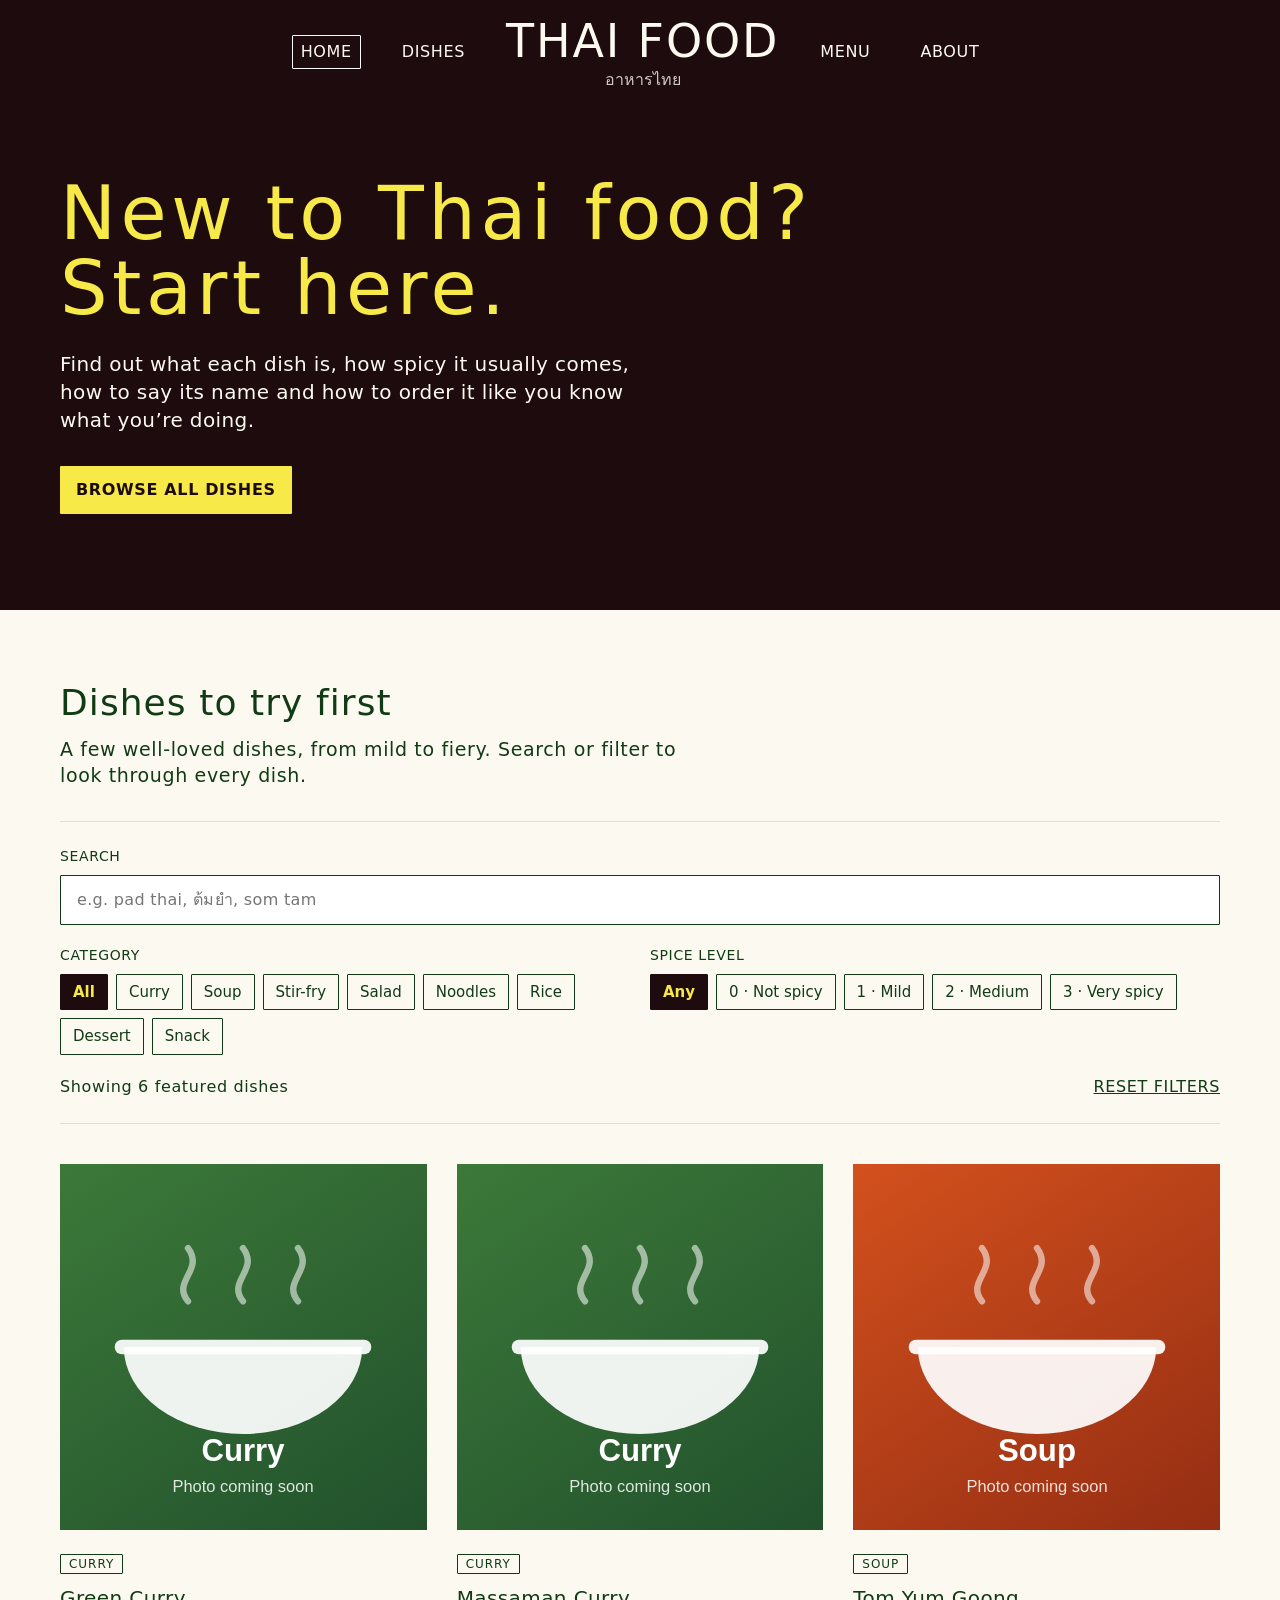
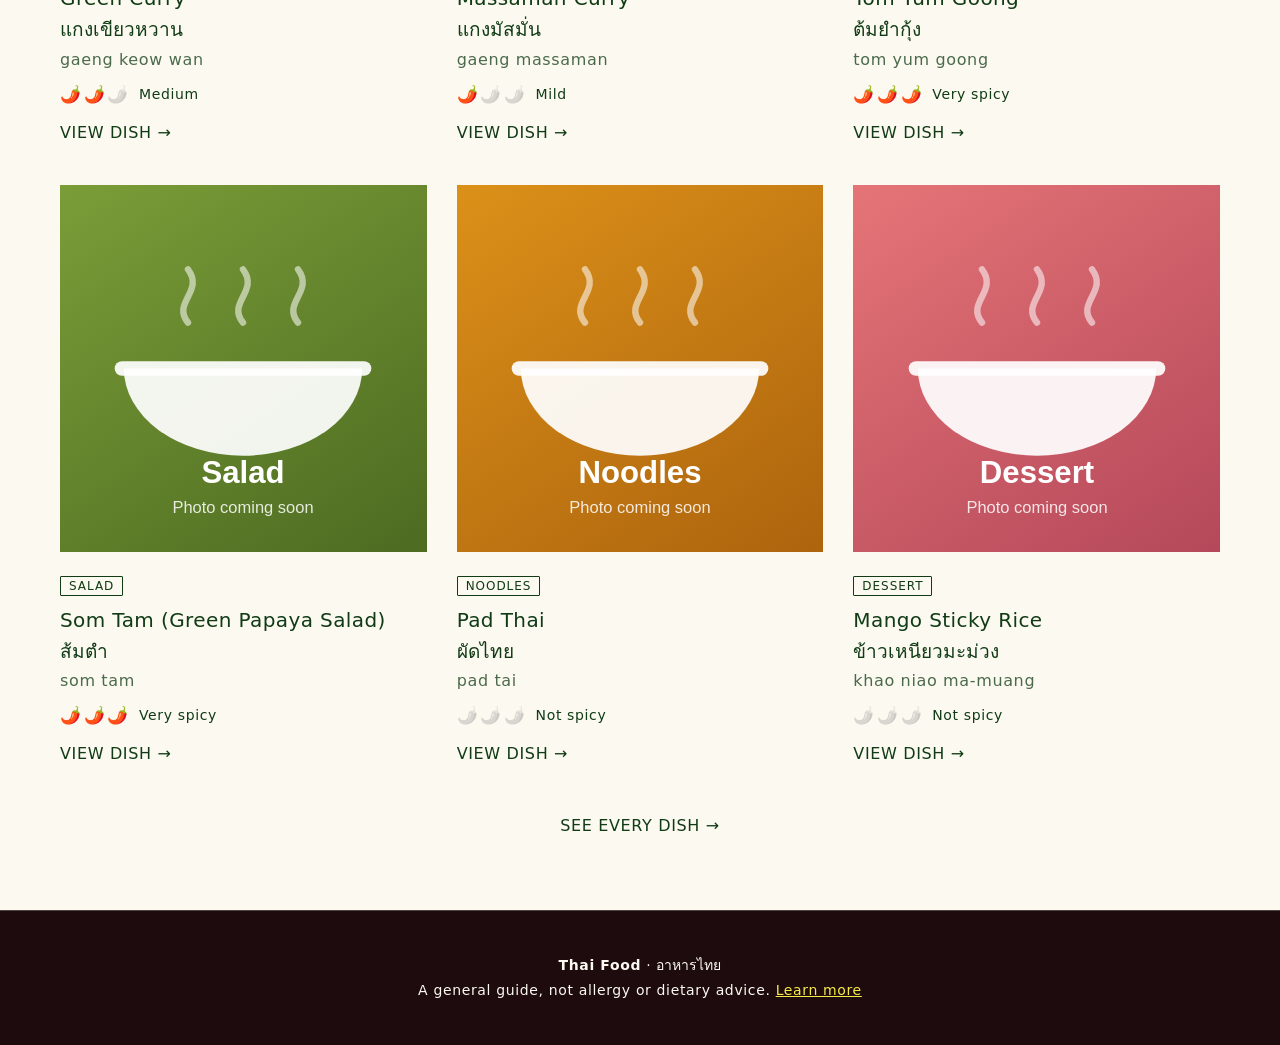
<file: index.html>
<!DOCTYPE html>
<html lang="en">
<head>
  <meta charset="utf-8">
  <meta name="viewport" content="width=device-width, initial-scale=1">
  <title>Thai Food · A guide for curious eaters</title>
  <meta name="description" content="A friendly guide to Thai dishes: what they taste like, how spicy they are, and how to order them.">
  <link rel="stylesheet" href="style.css">
</head>
<body>
  <a class="skip-link" href="#main">Skip to content</a>
  <header class="site-header">
    <div class="container">
      <a class="brand" href="index.html">Thai Food <small lang="th">อาหารไทย</small></a>
      <nav class="site-nav" aria-label="Main">
        <a href="index.html" aria-current="page">Home</a>
        <a href="dishes.html">Dishes</a>
        <a href="menu.html">Menu</a>
        <a href="about.html">About</a>
      </nav>
    </div>
  </header>

  <main id="main">
    <section class="band dark hero">
      <div class="container">
        <h1>New to Thai food?<br>Start here.</h1>
        <p>Find out what each dish is, how spicy it usually comes, how to say its name and how to order it like you know what you’re doing.</p>
        <a class="button" href="dishes.html">Browse all dishes</a>
      </div>
    </section>

    <section class="band cream section">
      <div class="container">
        <h2>Dishes to try first</h2>
        <p class="lead">A few well-loved dishes, from mild to fiery. Search or filter to look through every dish.</p>

        <div class="filters">
          <div class="field-wide">
            <label for="search">Search</label>
            <input type="search" id="search" placeholder="e.g. pad thai, ต้มยำ, som tam" autocomplete="off">
          </div>
          <div>
            <span class="filter-title" id="category-title">Category</span>
            <div class="chips" id="category-filter" role="group" aria-labelledby="category-title"></div>
          </div>
          <div>
            <span class="filter-title" id="spice-title">Spice level</span>
            <div class="chips" id="spice-filter" role="group" aria-labelledby="spice-title"></div>
          </div>
          <div class="filter-foot">
            <span id="result-count" aria-live="polite"></span>
            <button type="button" class="link-button" id="reset-filters">Reset filters</button>
          </div>
        </div>

        <div class="grid" id="dish-grid" data-default="featured"></div>
        <div class="empty" id="no-results" hidden>
          <p><strong>No dishes match your search.</strong></p>
          <p>Try a different word, or <button type="button" class="link-button" onclick="document.getElementById('reset-filters').click()">reset the filters</button>.</p>
        </div>
        <p class="center"><a class="ghost-link" href="dishes.html">See every dish</a></p>
      </div>
    </section>
  </main>

  <footer class="site-footer">
    <div class="container">
      <p><strong>Thai Food</strong> · <span lang="th">อาหารไทย</span></p>
      <p>A general guide, not allergy or dietary advice. <a href="about.html">Learn more</a></p>
    </div>
  </footer>

  <script src="dishes.js"></script>
  <script src="app.js"></script>
</body>
</html>
</file>
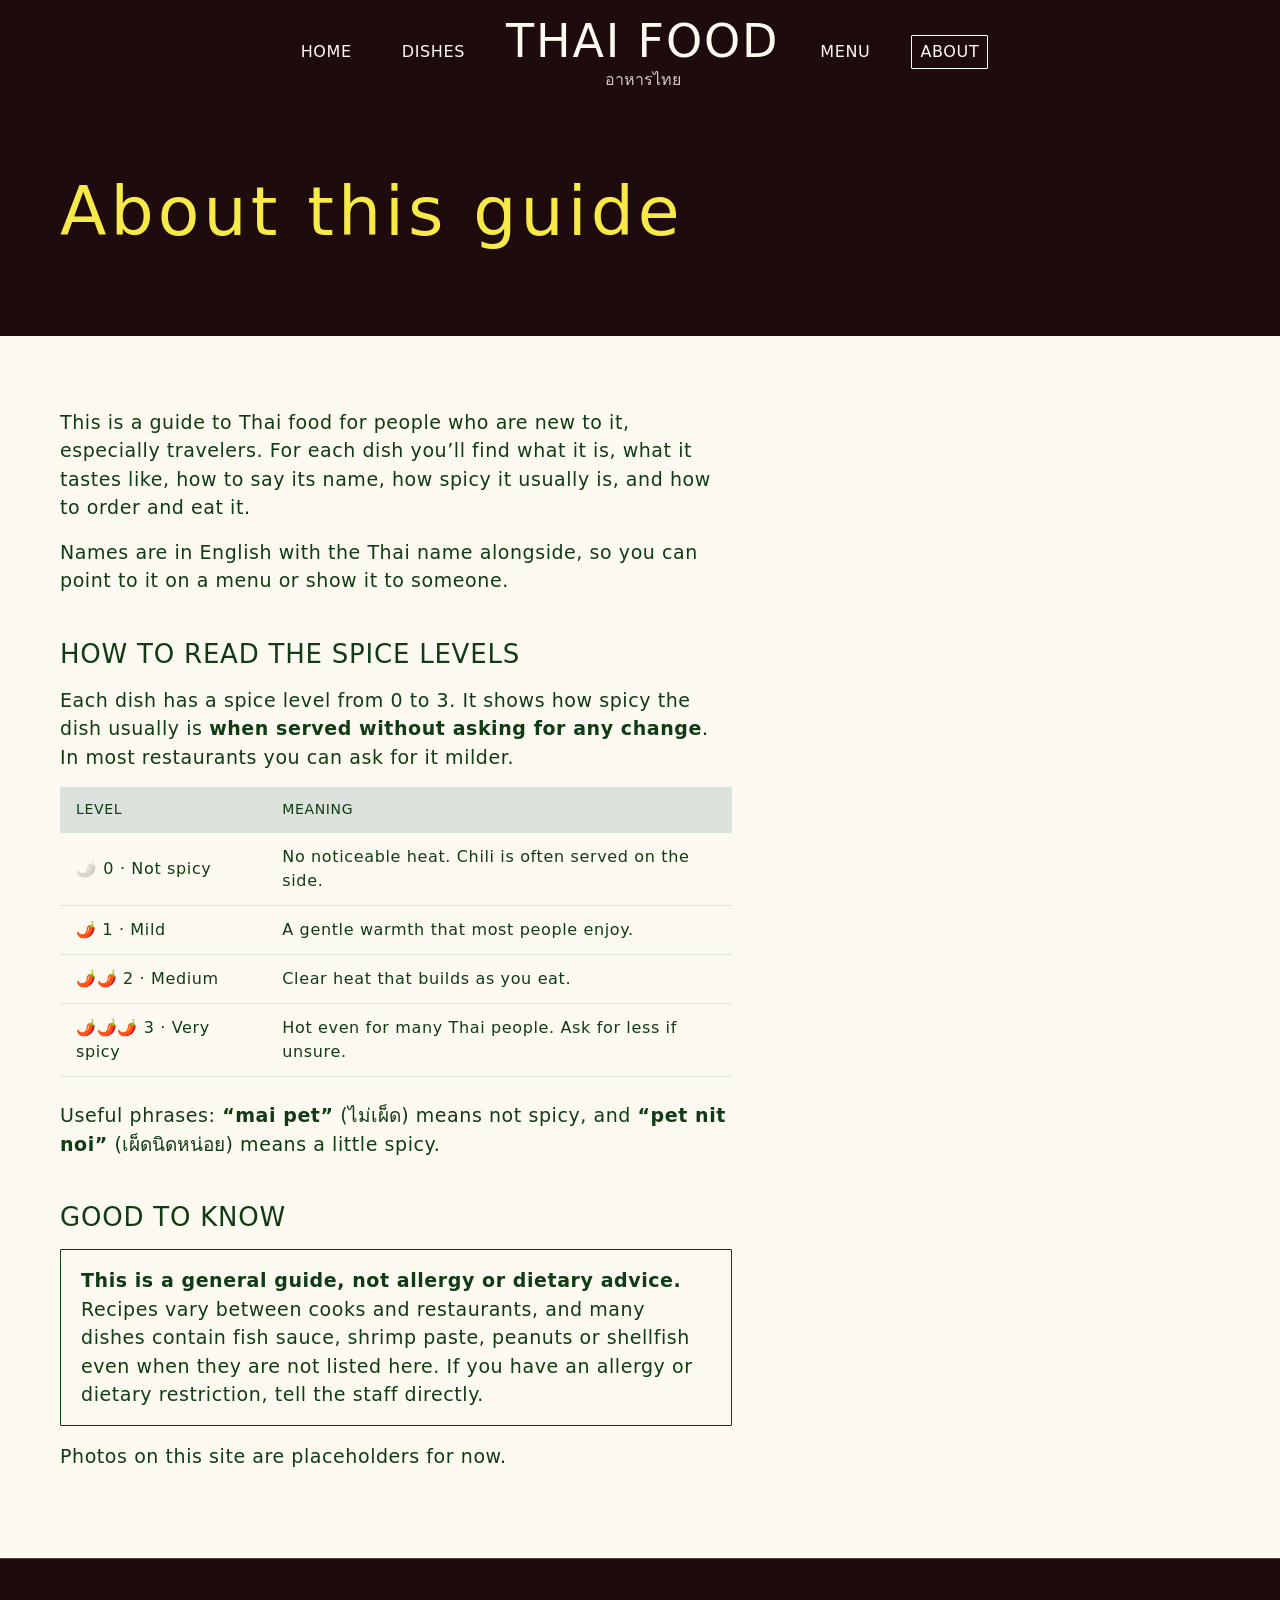
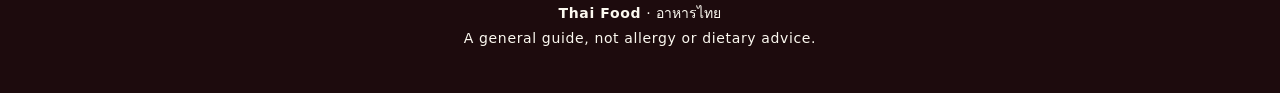
<file: about.html>
<!DOCTYPE html>
<html lang="en">
<head>
  <meta charset="utf-8">
  <meta name="viewport" content="width=device-width, initial-scale=1">
  <title>About · Thai Food</title>
  <meta name="description" content="What this Thai food guide is, who it is for, and how to read the spice levels.">
  <link rel="stylesheet" href="style.css">
</head>
<body>
  <a class="skip-link" href="#main">Skip to content</a>
  <header class="site-header">
    <div class="container">
      <a class="brand" href="index.html">Thai Food <small lang="th">อาหารไทย</small></a>
      <nav class="site-nav" aria-label="Main">
        <a href="index.html">Home</a>
        <a href="dishes.html">Dishes</a>
        <a href="menu.html">Menu</a>
        <a href="about.html" aria-current="page">About</a>
      </nav>
    </div>
  </header>

  <main id="main">
    <section class="band dark">
      <div class="container">
        <div class="page-head">
          <h1>About this guide</h1>
        </div>
      </div>
    </section>

    <section class="band cream">
      <div class="container">
      <div class="prose">
        <p>This is a guide to Thai food for people who are new to it, especially travelers. For each dish you’ll find what it is, what it tastes like, how to say its name, how spicy it usually is, and how to order and eat it.</p>
        <p>Names are in English with the Thai name alongside, so you can point to it on a menu or show it to someone.</p>

        <h2>How to read the spice levels</h2>
        <p>Each dish has a spice level from 0 to 3. It shows how spicy the dish usually is <strong>when served without asking for any change</strong>. In most restaurants you can ask for it milder.</p>
        <table class="spice-table">
          <thead>
            <tr><th scope="col">Level</th><th scope="col">Meaning</th></tr>
          </thead>
          <tbody>
            <tr><td><span class="chili" aria-hidden="true">🌶️</span>&nbsp;0 · Not spicy</td><td>No noticeable heat. Chili is often served on the side.</td></tr>
            <tr><td>🌶️&nbsp;1 · Mild</td><td>A gentle warmth that most people enjoy.</td></tr>
            <tr><td>🌶️🌶️&nbsp;2 · Medium</td><td>Clear heat that builds as you eat.</td></tr>
            <tr><td>🌶️🌶️🌶️&nbsp;3 · Very spicy</td><td>Hot even for many Thai people. Ask for less if unsure.</td></tr>
          </tbody>
        </table>
        <p>Useful phrases: <strong>“mai pet”</strong> (<span lang="th">ไม่เผ็ด</span>) means not spicy, and <strong>“pet nit noi”</strong> (<span lang="th">เผ็ดนิดหน่อย</span>) means a little spicy.</p>

        <h2>Good to know</h2>
        <p class="notice"><strong>This is a general guide, not allergy or dietary advice.</strong> Recipes vary between cooks and restaurants, and many dishes contain fish sauce, shrimp paste, peanuts or shellfish even when they are not listed here. If you have an allergy or dietary restriction, tell the staff directly.</p>
        <p>Photos on this site are placeholders for now.</p>
      </div>
      </div>
    </section>
  </main>

  <footer class="site-footer">
    <div class="container">
      <p><strong>Thai Food</strong> · <span lang="th">อาหารไทย</span></p>
      <p>A general guide, not allergy or dietary advice.</p>
    </div>
  </footer>

  <script src="app.js"></script>
</body>
</html>
</file>
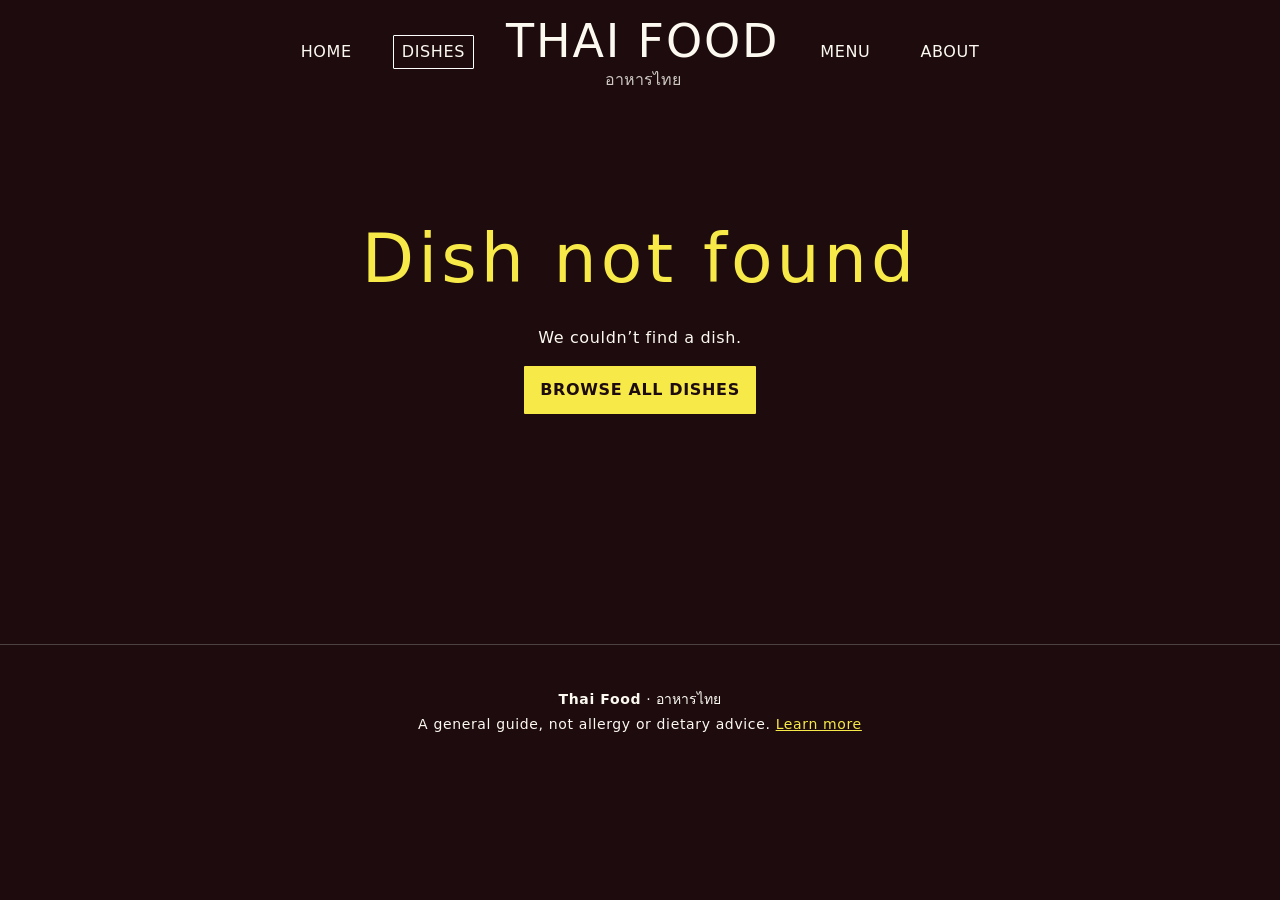
<file: dish.html>
<!DOCTYPE html>
<html lang="en">
<head>
  <meta charset="utf-8">
  <meta name="viewport" content="width=device-width, initial-scale=1">
  <title>Dish · Thai Food</title>
  <link rel="stylesheet" href="style.css">
</head>
<body>
  <a class="skip-link" href="#main">Skip to content</a>
  <header class="site-header">
    <div class="container">
      <a class="brand" href="index.html">Thai Food <small lang="th">อาหารไทย</small></a>
      <nav class="site-nav" aria-label="Main">
        <a href="index.html">Home</a>
        <a href="dishes.html" aria-current="page">Dishes</a>
        <a href="menu.html">Menu</a>
        <a href="about.html">About</a>
      </nav>
    </div>
  </header>

  <main id="main">
    <div id="dish-detail">
      <noscript><section class="band dark"><div class="container"><p>This page needs JavaScript to show the dish.</p></div></section></noscript>
    </div>
  </main>

  <footer class="site-footer">
    <div class="container">
      <p><strong>Thai Food</strong> · <span lang="th">อาหารไทย</span></p>
      <p>A general guide, not allergy or dietary advice. <a href="about.html">Learn more</a></p>
    </div>
  </footer>

  <script src="dishes.js"></script>
  <script src="app.js"></script>
</body>
</html>
</file>
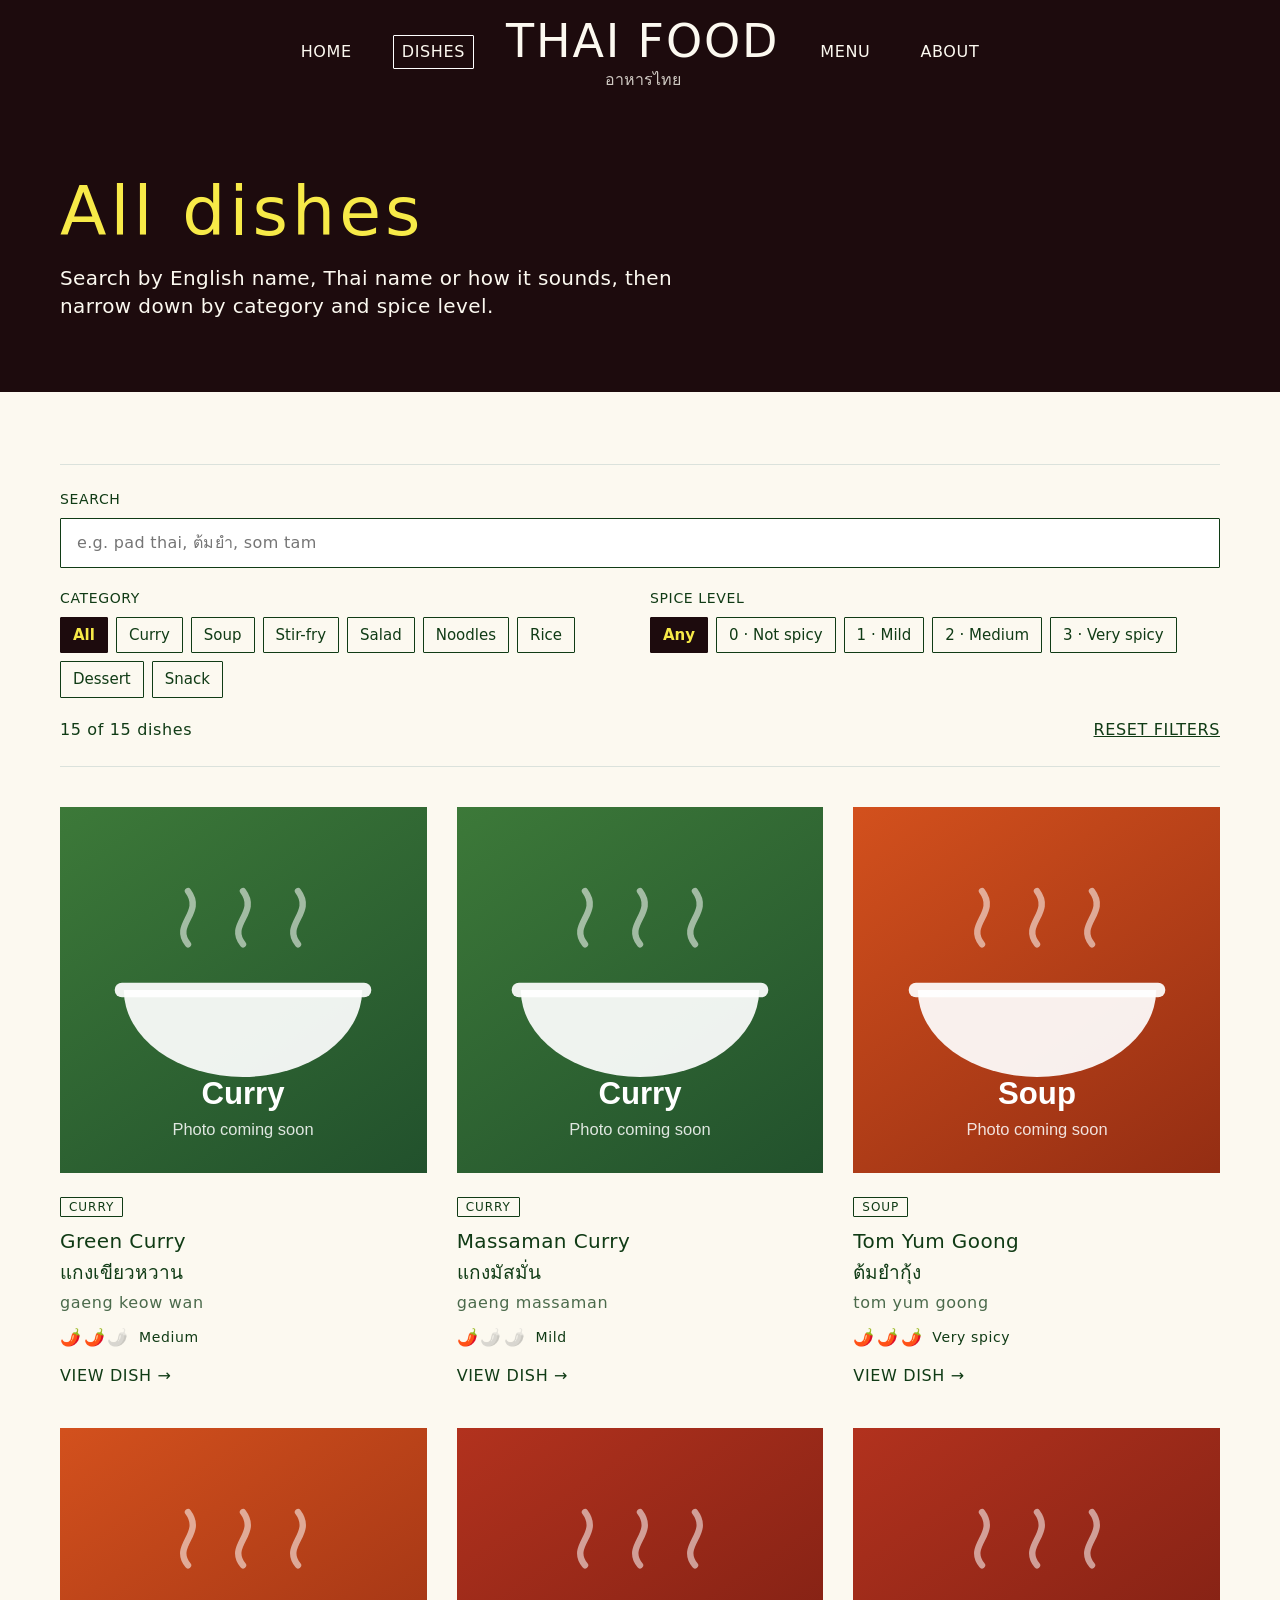
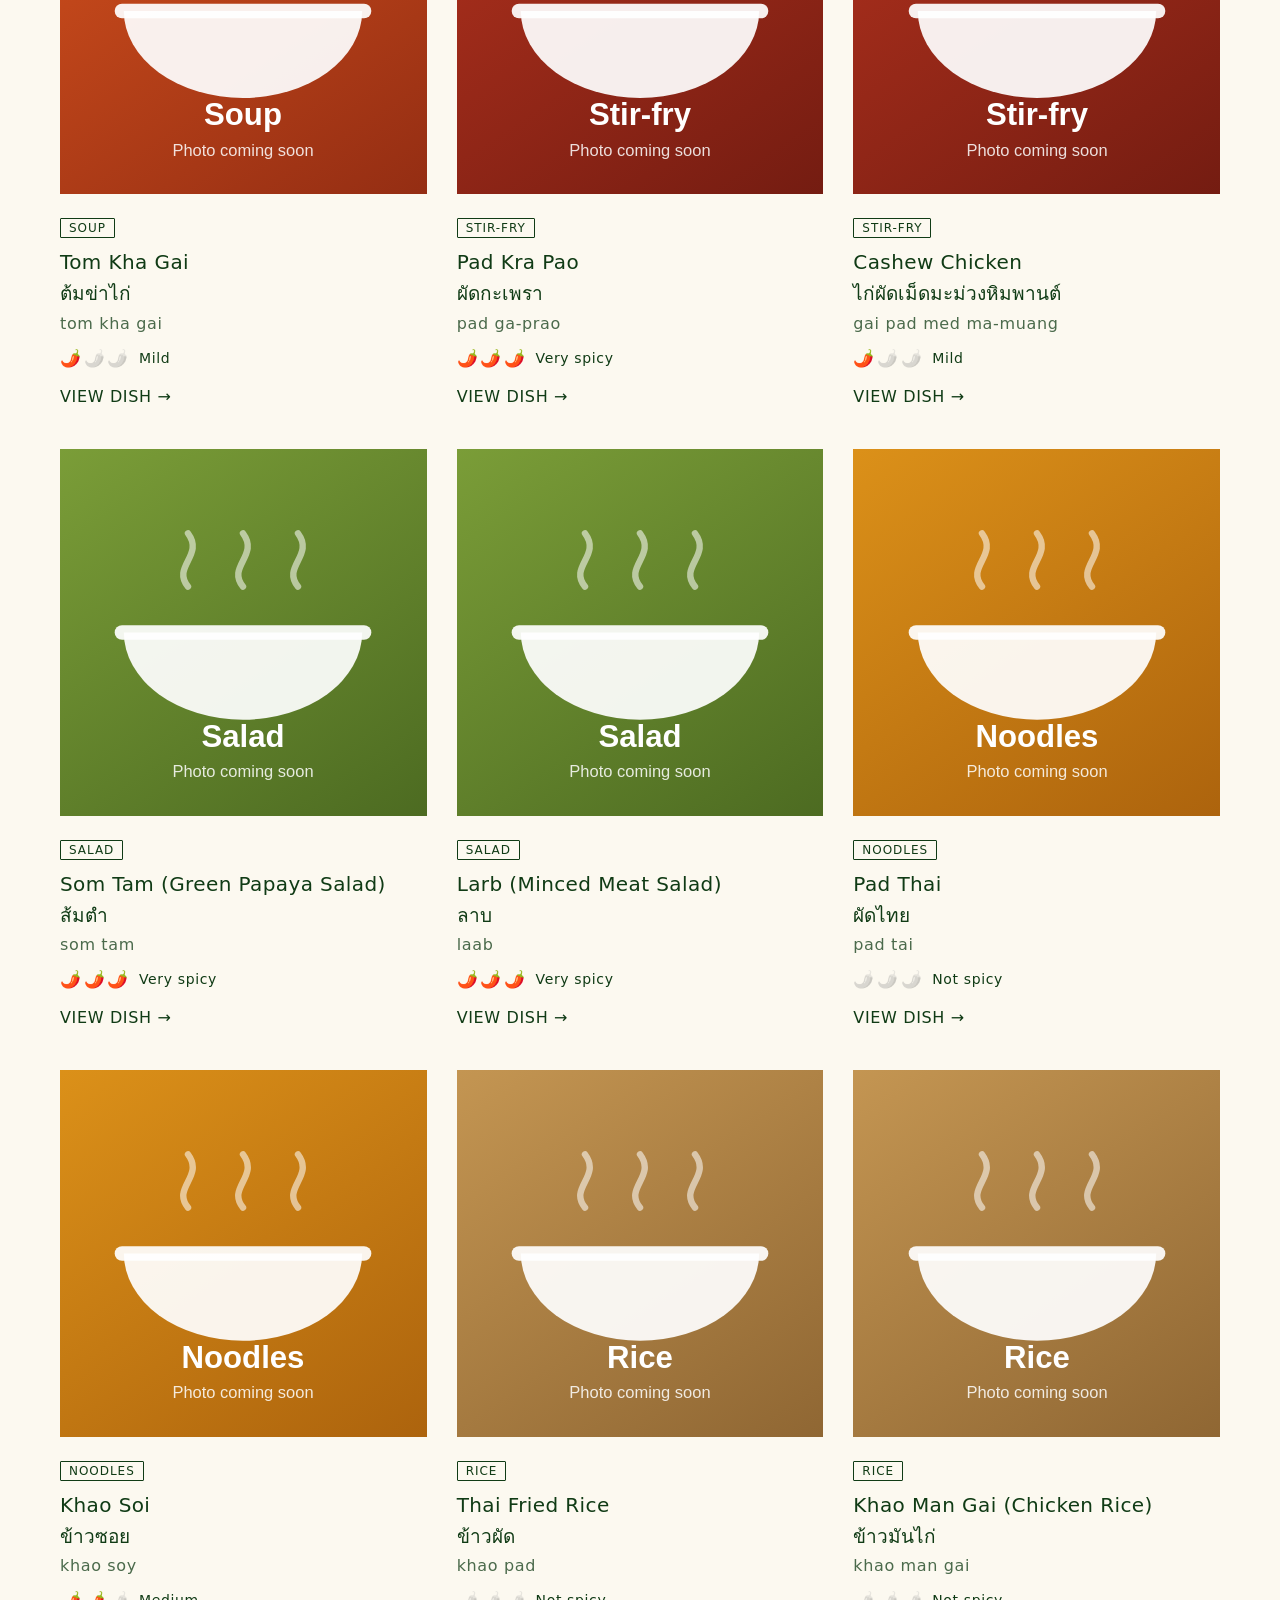
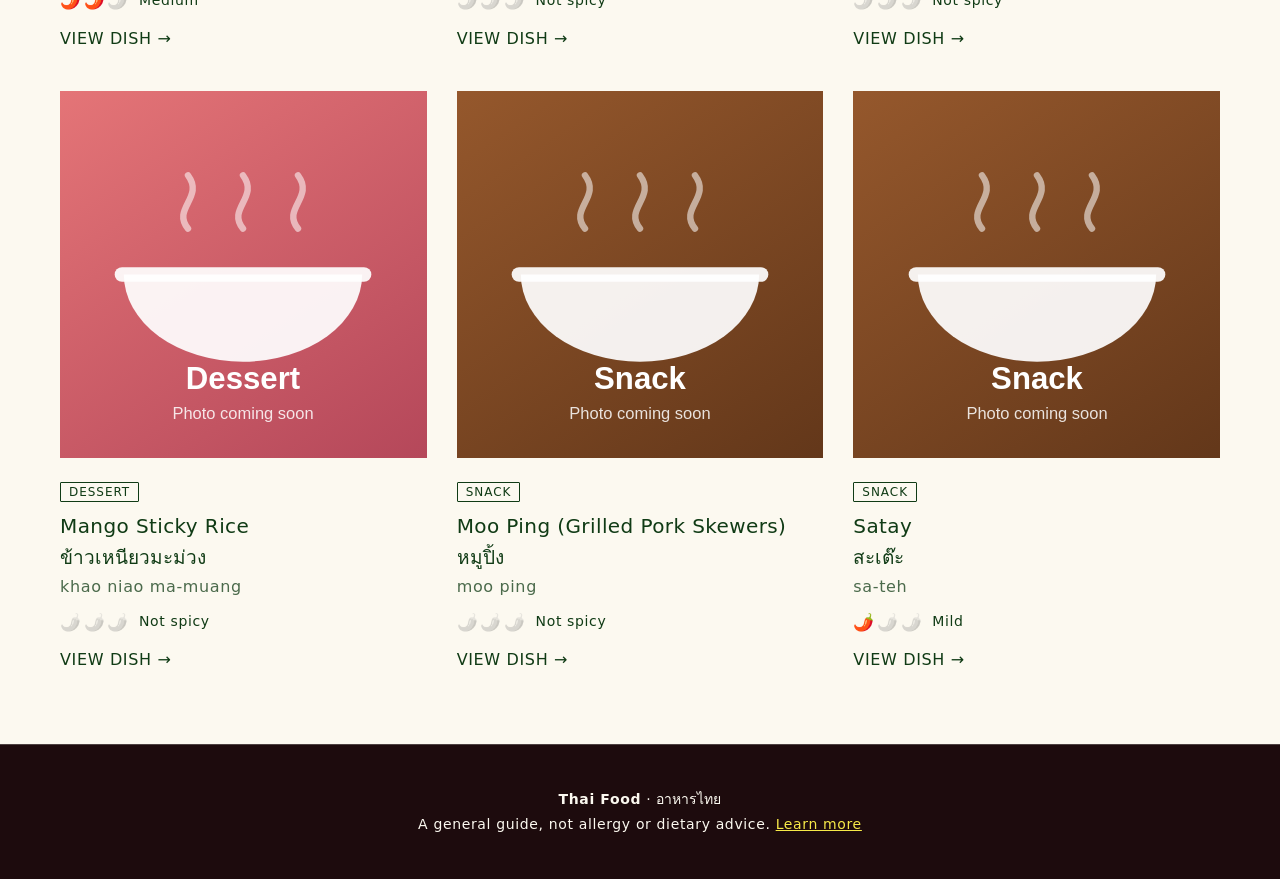
<file: dishes.html>
<!DOCTYPE html>
<html lang="en">
<head>
  <meta charset="utf-8">
  <meta name="viewport" content="width=device-width, initial-scale=1">
  <title>All Dishes · Thai Food</title>
  <meta name="description" content="Browse Thai dishes by category and spice level, or search by name.">
  <link rel="stylesheet" href="style.css">
</head>
<body>
  <a class="skip-link" href="#main">Skip to content</a>
  <header class="site-header">
    <div class="container">
      <a class="brand" href="index.html">Thai Food <small lang="th">อาหารไทย</small></a>
      <nav class="site-nav" aria-label="Main">
        <a href="index.html">Home</a>
        <a href="dishes.html" aria-current="page">Dishes</a>
        <a href="menu.html">Menu</a>
        <a href="about.html">About</a>
      </nav>
    </div>
  </header>

  <main id="main">
    <section class="band dark">
      <div class="container">
        <div class="page-head">
          <h1>All dishes</h1>
          <p>Search by English name, Thai name or how it sounds, then narrow down by category and spice level.</p>
        </div>
      </div>
    </section>

    <section class="band cream">
      <div class="container">
      <div class="filters">
        <div class="field-wide">
          <label for="search">Search</label>
          <input type="search" id="search" placeholder="e.g. pad thai, ต้มยำ, som tam" autocomplete="off">
        </div>
        <div>
          <span class="filter-title" id="category-title">Category</span>
          <div class="chips" id="category-filter" role="group" aria-labelledby="category-title"></div>
        </div>
        <div>
          <span class="filter-title" id="spice-title">Spice level</span>
          <div class="chips" id="spice-filter" role="group" aria-labelledby="spice-title"></div>
        </div>
        <div class="filter-foot">
          <span id="result-count" aria-live="polite"></span>
          <button type="button" class="link-button" id="reset-filters">Reset filters</button>
        </div>
      </div>

      <div class="grid" id="dish-grid"></div>
      <div class="empty" id="no-results" hidden>
        <p><strong>No dishes match your search.</strong></p>
        <p>Try a different word, or <button type="button" class="link-button" onclick="document.getElementById('reset-filters').click()">reset the filters</button>.</p>
      </div>
      </div>
    </section>
  </main>

  <footer class="site-footer">
    <div class="container">
      <p><strong>Thai Food</strong> · <span lang="th">อาหารไทย</span></p>
      <p>A general guide, not allergy or dietary advice. <a href="about.html">Learn more</a></p>
    </div>
  </footer>

  <script src="dishes.js"></script>
  <script src="app.js"></script>
</body>
</html>
</file>
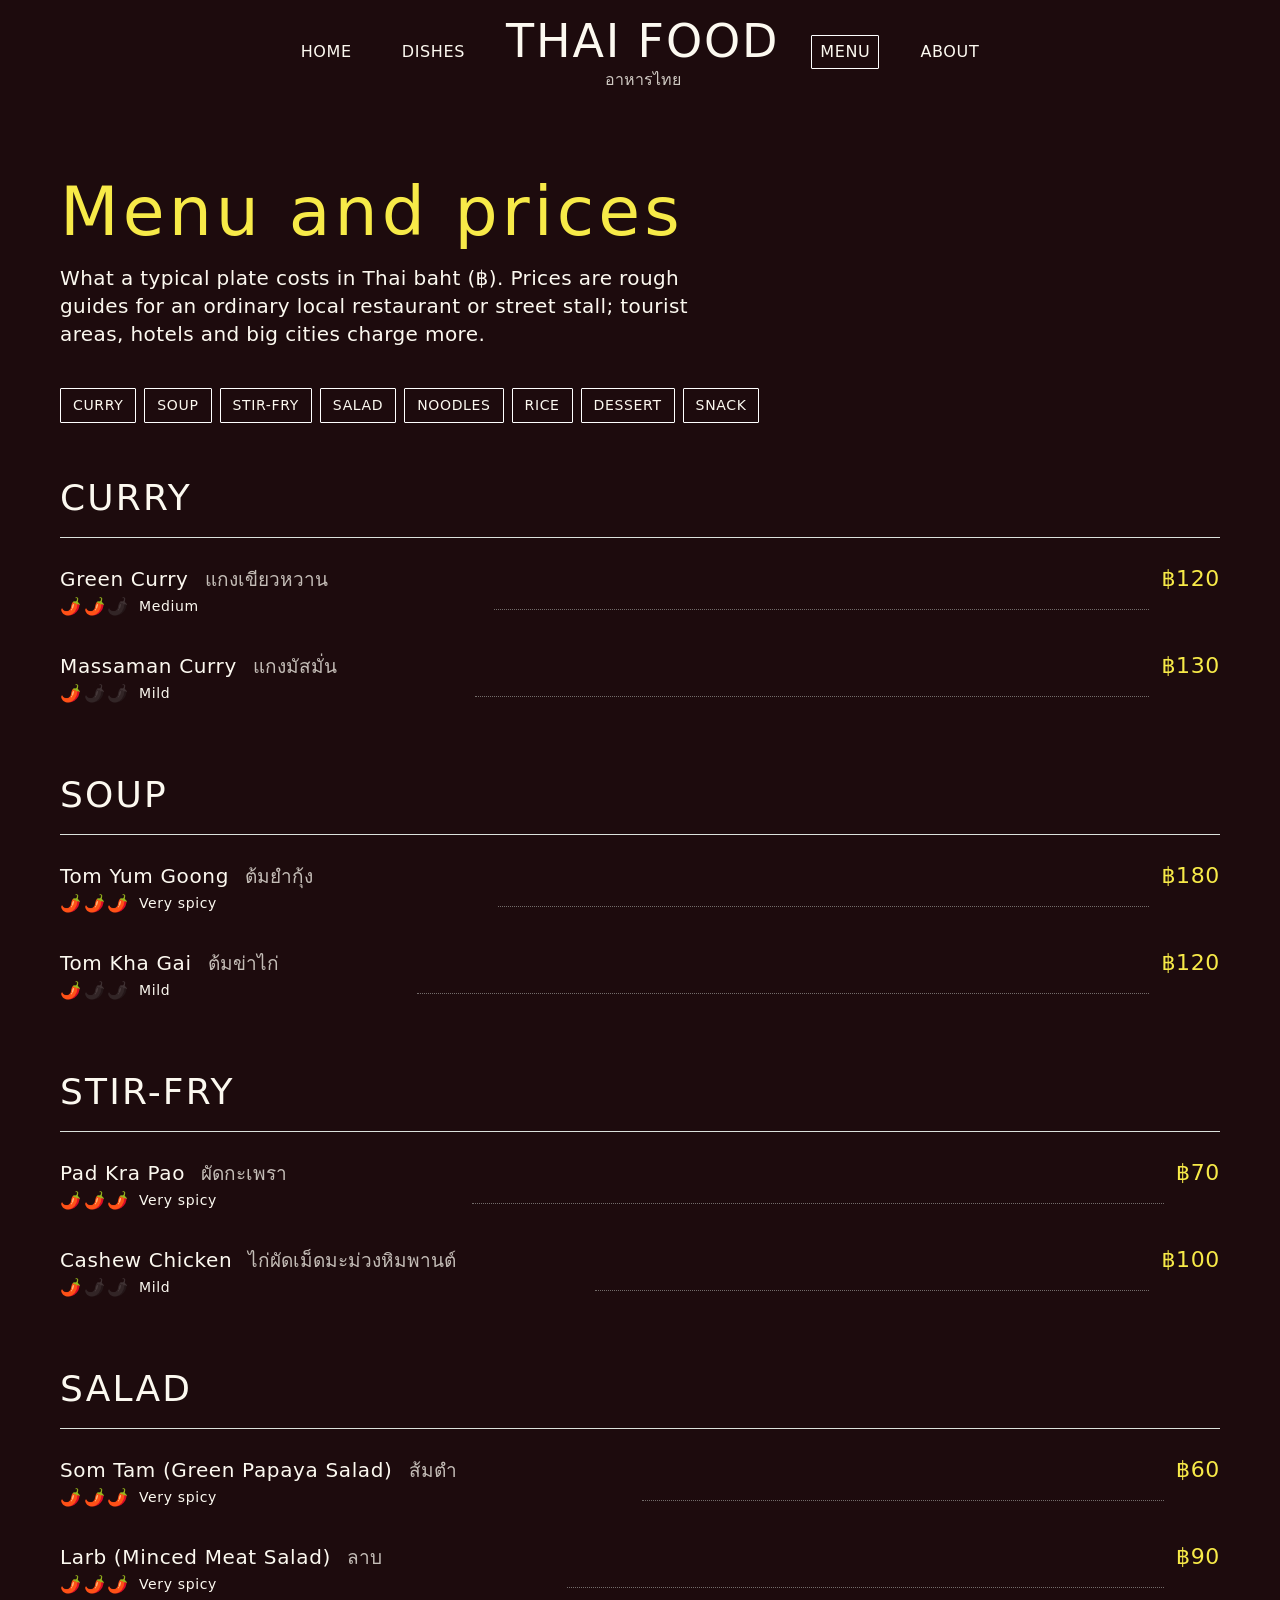
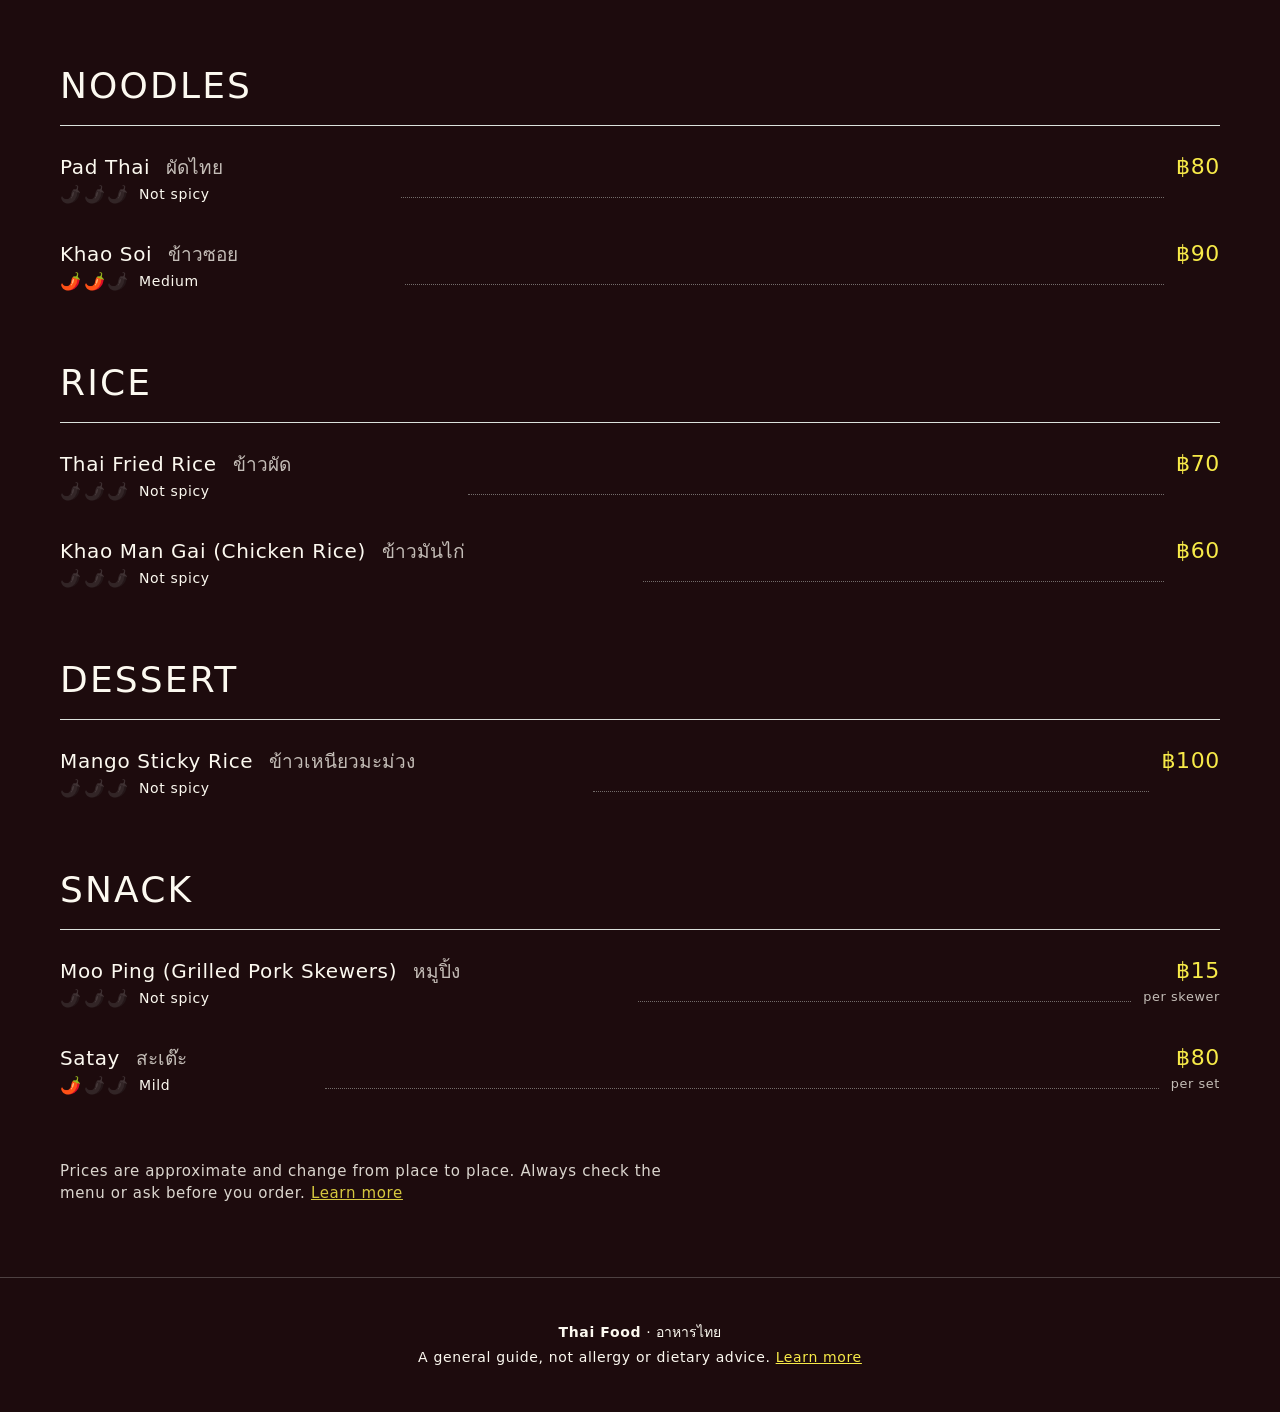
<file: menu.html>
<!DOCTYPE html>
<html lang="en">
<head>
  <meta charset="utf-8">
  <meta name="viewport" content="width=device-width, initial-scale=1">
  <title>Menu and Prices · Thai Food</title>
  <meta name="description" content="Typical prices in Thai baht for popular Thai dishes, grouped by category, so you know what to expect when you order.">
  <link rel="stylesheet" href="style.css">
  <link rel="stylesheet" href="menu.css">
</head>
<body>
  <a class="skip-link" href="#main">Skip to content</a>
  <header class="site-header">
    <div class="container">
      <a class="brand" href="index.html">Thai Food <small lang="th">อาหารไทย</small></a>
      <nav class="site-nav" aria-label="Main">
        <a href="index.html">Home</a>
        <a href="dishes.html">Dishes</a>
        <a href="menu.html" aria-current="page">Menu</a>
        <a href="about.html">About</a>
      </nav>
    </div>
  </header>

  <main id="main">
    <section class="band dark">
    <div class="container">
      <div class="page-head">
        <h1>Menu and prices</h1>
        <p>What a typical plate costs in Thai baht (฿). Prices are rough guides for an ordinary local restaurant or street stall; tourist areas, hotels and big cities charge more.</p>
      </div>

      <nav class="menu-jump" aria-label="Jump to a category" id="menu-jump"></nav>
      <div id="menu"></div>

      <p class="menu-note">Prices are approximate and change from place to place. Always check the menu or ask before you order. <a href="about.html">Learn more</a></p>
    </div>
    </section>
  </main>

  <footer class="site-footer">
    <div class="container">
      <p><strong>Thai Food</strong> · <span lang="th">อาหารไทย</span></p>
      <p>A general guide, not allergy or dietary advice. <a href="about.html">Learn more</a></p>
    </div>
  </footer>

  <script src="dishes.js"></script>
  <script src="app.js"></script>
  <script src="menu.js"></script>
</body>
</html>
</file>
<file: style.css>
/* Thai Food guide, styled after .claude/DESIGN.md ("Limón": moody brasserie under candlelight).
   Dark olive canvas, warm cream reading sections, one lemon accent. Flat: no shadows,
   gradients or rounded corners. No external fonts or assets (VenusCom is replaced by the
   system stack; the wide positive tracking is what carries the look). */

:root {
  --black-olive: #1d0b0d;
  --forest-ink: #103b15;
  --lemon: #f7ea48;
  --cream: #fcf9f0;
  --sage: #dbe2dc;
  --white: #ffffff;

  --radius: 1px;
  --gap: 20px;
  --band-pad: 60px;

  --font: "Outfit", "DM Sans", "Plus Jakarta Sans", system-ui, -apple-system, "Segoe UI", "Leelawadee UI", "Noto Sans Thai", Tahoma, sans-serif;
}

* { box-sizing: border-box; }

html { scroll-behavior: smooth; }

body {
  margin: 0;
  background: var(--black-olive);
  color: var(--cream);
  font-family: var(--font);
  font-size: 1rem;
  line-height: 1.5;
  letter-spacing: 0.04em;
}

/* Thai script is not tracked out: wide spacing breaks up its stacked vowels and tone marks. */
[lang="th"], .thai { letter-spacing: 0; }

img { max-width: 100%; height: auto; display: block; }

a { color: var(--lemon); }
a:hover { text-decoration: none; }

:focus-visible {
  outline: 2px solid var(--lemon);
  outline-offset: 3px;
}
.cream :focus-visible { outline-color: var(--forest-ink); }

.container {
  width: 100%;
  max-width: 1200px;
  margin: 0 auto;
  padding: 0 20px;
}

.skip-link {
  position: absolute;
  left: 8px;
  top: -60px;
  background: var(--lemon);
  color: var(--black-olive);
  padding: 12px 16px;
  border-radius: var(--radius);
  font-weight: 600;
  z-index: 20;
}
.skip-link:focus { top: 8px; color: var(--black-olive); }

/* ---- Bands: dark canvas and cream reading sections ---- */
.band { padding: var(--band-pad) 0; }
.band.dark { background: var(--black-olive); color: var(--cream); }
.band.cream { background: var(--cream); color: var(--forest-ink); }
.cream a { color: var(--forest-ink); }

/* ---- Header / footer ---- */
.site-header {
  background: var(--black-olive);
  color: var(--cream);
}
.site-header .container {
  display: flex;
  flex-wrap: wrap;
  align-items: center;
  justify-content: center;
  gap: 8px 28px;
  min-height: 80px;
  padding-top: 16px;
  padding-bottom: 16px;
}
.brand {
  order: -1;
  flex-basis: 100%;
  text-align: center;
  color: var(--cream);
  text-decoration: none;
  font-size: 1.75rem;
  font-weight: 500;
  line-height: 1.1;
  letter-spacing: 0.06em;
  text-transform: uppercase;
}
.brand:hover { color: var(--cream); }
.brand small {
  display: block;
  margin-top: 4px;
  font-size: 0.875rem;
  font-weight: 400;
  letter-spacing: 0;
  text-transform: none;
  opacity: 0.8;
}
/* The nav wrapper dissolves so its links can flank the centered wordmark. */
.site-nav { display: contents; }
.site-nav a {
  color: var(--cream);
  text-decoration: none;
  text-transform: uppercase;
  font-size: 1rem;
  padding: 4px 8px;
  border: 1px solid transparent;
  border-radius: var(--radius);
}
.site-nav a:hover { border-color: var(--sage); color: var(--cream); }
.site-nav a[aria-current="page"] { border-color: var(--white); }

@media (min-width: 900px) {
  .site-header .container { flex-wrap: nowrap; gap: 32px; }
  .brand { order: 0; flex-basis: auto; font-size: 2.875rem; letter-spacing: 0.04em; }
  .brand small { font-size: 1rem; }
  .site-nav a:nth-child(-n + 2) { order: -1; }
  .site-nav a:nth-child(n + 3) { order: 1; }
}

.site-footer {
  background: var(--black-olive);
  color: var(--cream);
  padding: 40px 0;
  font-size: 0.875rem;
  border-top: 1px solid rgba(219, 226, 220, 0.25);
}
.site-footer p { margin: 4px 0; }
.site-footer .container { text-align: center; }

main { min-height: 60vh; }

/* ---- Buttons, badges, spice ---- */
/* Filled lemon CTA. Only ever placed on the dark canvas. */
.button {
  display: inline-block;
  background: var(--lemon);
  color: var(--black-olive);
  text-decoration: none;
  padding: 12px 16px;
  border-radius: var(--radius);
  font-weight: 600;
  text-transform: uppercase;
}
.button:hover { background: var(--white); color: var(--black-olive); }

/* Ghost link with an arrow, used on cream and in cards. */
.ghost-link {
  display: inline-block;
  color: var(--forest-ink);
  text-decoration: none;
  text-transform: uppercase;
  font-weight: 500;
}
.ghost-link::after { content: " \2192"; }
.ghost-link:hover, a:hover .ghost-link { text-decoration: underline; }

.pill {
  display: inline-block;
  border: 1px solid currentColor;
  border-radius: var(--radius);
  padding: 0 8px;
  font-size: 0.75rem;
  font-weight: 500;
  text-transform: uppercase;
  letter-spacing: 0.08em;
}

.spice {
  display: inline-flex;
  align-items: center;
  gap: 2px;
}
.chili { font-size: 1.05rem; line-height: 1; opacity: 0.25; filter: grayscale(1); }
.chili.on { opacity: 1; filter: none; }
.spice-label {
  margin-left: 8px;
  font-size: 0.875rem;
  font-weight: 500;
}

/* ---- Home hero ---- */
.hero { padding: 72px 0 96px; }
.hero h1 {
  font-size: clamp(2.875rem, 9vw, 4.6875rem);
  font-weight: 400;
  line-height: 1;
  letter-spacing: 0.06em;
  color: var(--lemon);
  margin: 0 0 24px;
}
.hero p {
  max-width: 36rem;
  font-size: 1.25rem;
  line-height: 1.4;
  letter-spacing: 0.02em;
  margin: 0 0 32px;
}

/* ---- Section headings ---- */
.section h2,
.detail-section h2 {
  font-size: clamp(1.625rem, 4vw, 2.25rem);
  font-weight: 500;
  line-height: 1.15;
  letter-spacing: 0.03em;
  margin: 0 0 12px;
}
.section > .container > p.lead {
  max-width: 40rem;
  font-size: 1.1875rem;
  line-height: 1.4;
  margin: 0 0 32px;
}

.center { text-align: center; margin: 48px 0 0; }

/* ---- Dish cards: an unchromed photograph with a caption beneath ---- */
.grid {
  display: grid;
  grid-template-columns: repeat(auto-fill, minmax(280px, 1fr));
  gap: 40px 30px;
}
.card {
  display: flex;
  flex-direction: column;
  color: inherit;
  text-decoration: none;
}
.cream a.card, .cream a.card:hover { color: var(--forest-ink); }
.card img { width: 100%; aspect-ratio: 1 / 1; object-fit: cover; }
.card-body { padding: 24px 0 0; display: flex; flex-direction: column; align-items: flex-start; gap: 4px; }
.card h3 { font-size: 1.25rem; font-weight: 500; margin: 8px 0 0; line-height: 1.25; letter-spacing: 0.02em; }
.card:hover h3 { text-decoration: underline; }
.thai { margin: 0; font-size: 1.1875rem; font-weight: 500; }
.pron { margin: 0 0 8px; opacity: 0.75; }
.card .ghost-link { margin-top: 12px; font-size: 1rem; }

/* ---- Page heads ---- */
.page-head { padding: 0; }
.page-head h1 {
  font-size: clamp(2.875rem, 7vw, 4.25rem);
  font-weight: 400;
  line-height: 1.05;
  letter-spacing: 0.06em;
  color: var(--lemon);
  margin: 0 0 16px;
}
.page-head p {
  margin: 0;
  max-width: 40rem;
  font-size: 1.25rem;
  line-height: 1.4;
  letter-spacing: 0.02em;
}

/* ---- Filters ---- */
.filters {
  border-top: 1px solid var(--sage);
  border-bottom: 1px solid var(--sage);
  padding: 24px 0;
  margin: 0 0 40px;
  display: grid;
  gap: 20px;
}
.filters label,
.filters .filter-title {
  display: block;
  font-weight: 500;
  text-transform: uppercase;
  margin-bottom: 8px;
  font-size: 0.875rem;
}
.filters input[type="search"] {
  width: 100%;
  font: inherit;
  letter-spacing: 0.02em;
  padding: 12px 16px;
  border: 1px solid var(--forest-ink);
  border-radius: var(--radius);
  background: var(--white);
  color: var(--black-olive);
}
.filters input[type="search"]:focus-visible { outline: 2px solid var(--forest-ink); outline-offset: 2px; }
.chips { display: flex; flex-wrap: wrap; gap: 8px; }
.chip {
  font: inherit;
  font-size: 0.9375rem;
  padding: 6px 12px;
  border-radius: var(--radius);
  border: 1px solid var(--forest-ink);
  background: transparent;
  color: var(--forest-ink);
  cursor: pointer;
}
.chip:hover { background: var(--sage); }
.chip[aria-pressed="true"] {
  background: var(--black-olive);
  border-color: var(--black-olive);
  color: var(--lemon);
  font-weight: 600;
}
.filter-foot {
  display: flex;
  flex-wrap: wrap;
  align-items: center;
  justify-content: space-between;
  gap: 8px;
}
.link-button {
  font: inherit;
  letter-spacing: inherit;
  background: none;
  border: none;
  padding: 0;
  color: var(--forest-ink);
  text-transform: uppercase;
  font-weight: 500;
  text-decoration: underline;
  cursor: pointer;
}
.link-button:hover { text-decoration: none; }
#result-count { font-weight: 500; }
.empty {
  text-align: center;
  border: 1px dashed var(--forest-ink);
  border-radius: var(--radius);
  padding: 48px 16px;
}
.empty[hidden], .grid[hidden] { display: none; }

/* ---- Dish detail ---- */
.back { margin: 0 0 32px; text-transform: uppercase; font-size: 0.875rem; }
.back a { text-decoration: none; }
.back a:hover { text-decoration: underline; }
.detail-head { display: grid; gap: 32px; align-items: center; }
.detail-head img { width: 100%; aspect-ratio: 1 / 1; object-fit: cover; }
.detail-head h1 {
  font-size: clamp(2.875rem, 7vw, 4.25rem);
  font-weight: 400;
  color: var(--lemon);
  line-height: 1.05;
  letter-spacing: 0.06em;
  margin: 16px 0 12px;
}
.thai-large { font-size: 1.75rem; }
.detail-head .pron { opacity: 1; font-size: 1.1875rem; }
.spice-note {
  margin: 20px 0 0;
  padding: 0 0 0 16px;
  border-left: 1px solid var(--lemon);
  max-width: 34rem;
}
.detail-section {
  display: grid;
  gap: 8px 40px;
  padding: 32px 0;
  border-top: 1px solid var(--sage);
}
.detail-section:first-child { border-top: 0; padding-top: 0; }
.detail-section:last-child { padding-bottom: 0; }
.detail-section h2 { font-size: 1.625rem; text-transform: uppercase; margin: 0; }
.detail-section p { margin: 0; font-size: 1.1875rem; line-height: 1.5; letter-spacing: 0.03em; max-width: 40rem; }
.tags { list-style: none; padding: 0; margin: 0; display: flex; flex-wrap: wrap; gap: 8px; }
.tags li {
  border: 1px solid var(--forest-ink);
  border-radius: var(--radius);
  padding: 4px 12px;
}
.not-found { text-align: center; padding: 32px 0; }
.not-found h1 { font-size: clamp(2.875rem, 7vw, 4.25rem); font-weight: 400; color: var(--lemon); margin: 0 0 16px; letter-spacing: 0.06em; }

/* ---- About ---- */
.prose { max-width: 42rem; }
.prose h2 {
  font-size: 1.625rem;
  font-weight: 500;
  text-transform: uppercase;
  letter-spacing: 0.03em;
  margin: 40px 0 12px;
}
.prose h2:first-child { margin-top: 0; }
.prose p { margin: 0 0 16px; font-size: 1.1875rem; line-height: 1.5; letter-spacing: 0.03em; }
.spice-table { width: 100%; border-collapse: collapse; margin: 16px 0 24px; }
.spice-table th,
.spice-table td { text-align: left; padding: 12px 16px; border-bottom: 1px solid var(--sage); vertical-align: middle; }
.spice-table th { background: var(--sage); text-transform: uppercase; font-size: 0.875rem; font-weight: 500; }
.notice {
  border: 1px solid var(--forest-ink);
  border-radius: var(--radius);
  padding: 16px 20px;
}

/* ---- Back to top ---- */
.to-top {
  position: fixed;
  right: 24px;
  bottom: 24px;
  width: 40px;
  height: 40px;
  border: 0;
  border-radius: 40px;
  background: var(--forest-ink);
  color: var(--cream);
  cursor: pointer;
  display: none;
  align-items: center;
  justify-content: center;
  padding: 0;
}
.to-top.visible { display: flex; }
.to-top svg { width: 16px; height: 16px; }

/* ---- Wider screens ---- */
@media (min-width: 760px) {
  :root { --band-pad: 72px; }
  .filters { grid-template-columns: 1fr 1fr; }
  .filters .field-wide,
  .filters .filter-foot { grid-column: 1 / -1; }
  .detail-head { grid-template-columns: 1.1fr 1fr; gap: 56px; }
  .detail-section { grid-template-columns: 240px 1fr; }
}

@media (prefers-reduced-motion: reduce) {
  html { scroll-behavior: auto; }
}
</file>
<file: menu.css>
/* Menu page, on the dark canvas. Builds on the variables in style.css. */

.menu-jump {
  display: flex;
  flex-wrap: wrap;
  gap: 8px;
  margin: 40px 0 8px;
}
.menu-jump a {
  padding: 6px 12px;
  border: 1px solid var(--white);
  border-radius: var(--radius);
  color: var(--cream);
  text-decoration: none;
  text-transform: uppercase;
  font-size: 0.875rem;
}
.menu-jump a:hover { background: var(--lemon); border-color: var(--lemon); color: var(--black-olive); }

.menu-section { margin-top: 48px; scroll-margin-top: 16px; }
.menu-section h2 {
  margin: 0 0 8px;
  padding-bottom: 12px;
  border-bottom: 1px solid var(--sage);
  font-size: clamp(1.625rem, 4vw, 2.25rem);
  font-weight: 500;
  text-transform: uppercase;
  letter-spacing: 0.06em;
  color: var(--cream);
}

.menu-list { list-style: none; margin: 0; padding: 0; }

.menu-row {
  display: flex;
  align-items: baseline;
  gap: 12px;
  padding: 16px 0;
}
.menu-main {
  display: flex;
  flex-wrap: wrap;
  align-items: baseline;
  gap: 2px 16px;
  min-width: 0;
}
.menu-name {
  font-size: 1.25rem;
  font-weight: 500;
  color: var(--cream);
  text-decoration: none;
}
.menu-name:hover { color: var(--lemon); text-decoration: underline; }
.menu-main .thai { opacity: 0.75; }
.menu-main .spice { flex-basis: 100%; }

.menu-dots {
  flex: 1 1 24px;
  align-self: flex-end;
  margin-bottom: 0.4em;
  border-bottom: 1px dotted rgba(219, 226, 220, 0.45);
  min-width: 24px;
}

.menu-price {
  flex: none;
  text-align: right;
  font-weight: 500;
  font-size: 1.375rem;
  color: var(--lemon);
  font-variant-numeric: tabular-nums;
}
.menu-unit {
  display: block;
  font-size: 0.8rem;
  font-weight: 400;
  color: var(--cream);
  opacity: 0.75;
}

.menu-note {
  margin: 48px 0 0;
  opacity: 0.85;
  font-size: 0.9375rem;
  max-width: 40rem;
}

@media (max-width: 520px) {
  .menu-dots { display: none; }
  .menu-row { justify-content: space-between; }
}
</file>
